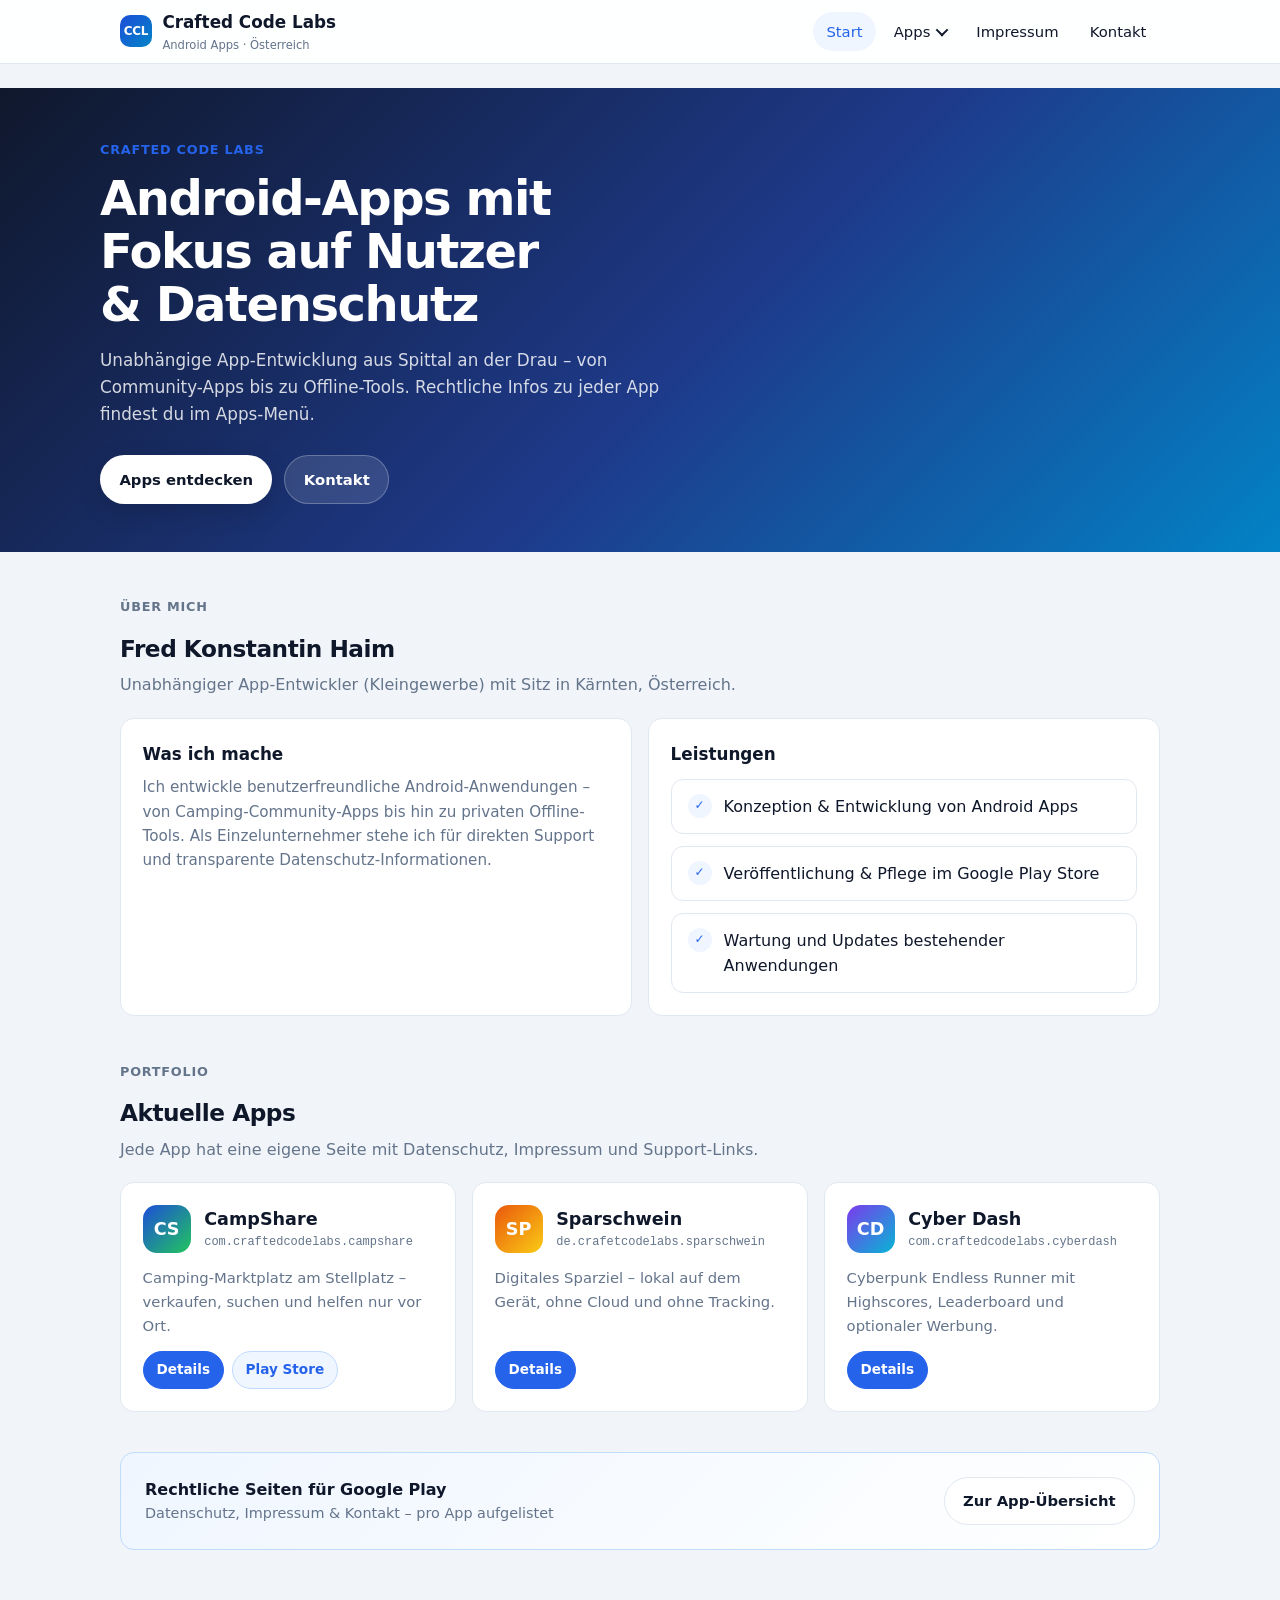
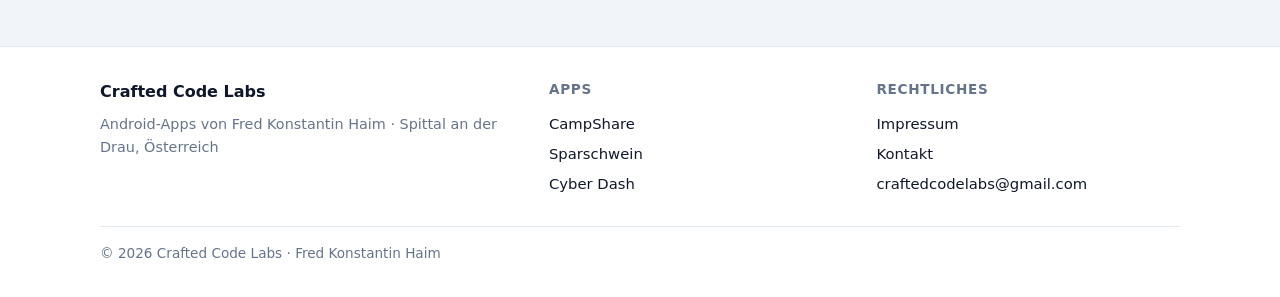
<file: index.html>
<!DOCTYPE html>
<html lang="de" data-base="">
<head>
  <meta charset="UTF-8">
  <meta name="viewport" content="width=device-width, initial-scale=1.0">
  <meta name="description" content="Crafted Code Labs – Android-Apps von Fred Konstantin Haim. CampShare, Sparschwein, Cyber Dash.">
  <title>Crafted Code Labs – Android App Entwicklung</title>
  <link rel="stylesheet" href="css/styles.css">
</head>
<body data-page="home">
  <div id="site-header"></div>

  <section class="hero-banner">
    <div class="inner">
      <p class="eyebrow">Crafted Code Labs</p>
      <h1>Android-Apps mit Fokus auf Nutzer &amp; Datenschutz</h1>
      <p class="lead">
        Unabhängige App-Entwicklung aus Spittal an der Drau – von Community-Apps
        bis zu Offline-Tools. Rechtliche Infos zu jeder App findest du im Apps-Menü.
      </p>
      <div class="hero-actions">
        <a class="btn btn-primary" href="apps/index.html">Apps entdecken</a>
        <a class="btn btn-secondary" href="kontakt.html">Kontakt</a>
      </div>
    </div>
  </section>

  <main>
    <section class="section">
      <div class="section-head">
        <p class="eyebrow">Über mich</p>
        <h2>Fred Konstantin Haim</h2>
        <p>Unabhängiger App-Entwickler (Kleingewerbe) mit Sitz in Kärnten, Österreich.</p>
      </div>
      <div class="grid-2">
        <div class="card">
          <h3>Was ich mache</h3>
          <p style="margin-top:0.5rem;">
            Ich entwickle benutzerfreundliche Android-Anwendungen – von Camping-Community-Apps
            bis hin zu privaten Offline-Tools. Als Einzelunternehmer stehe ich für direkten
            Support und transparente Datenschutz-Informationen.
          </p>
        </div>
        <div class="card">
          <h3>Leistungen</h3>
          <ul class="feature-list" style="margin-top:0.75rem;">
            <li>Konzeption &amp; Entwicklung von Android Apps</li>
            <li>Veröffentlichung &amp; Pflege im Google Play Store</li>
            <li>Wartung und Updates bestehender Anwendungen</li>
          </ul>
        </div>
      </div>
    </section>

    <section class="section">
      <div class="section-head">
        <p class="eyebrow">Portfolio</p>
        <h2>Aktuelle Apps</h2>
        <p>Jede App hat eine eigene Seite mit Datenschutz, Impressum und Support-Links.</p>
      </div>
      <div class="grid-3">
        <article class="app-card">
          <div class="app-card-top">
            <div class="app-icon campshare">CS</div>
            <div>
              <h3>CampShare</h3>
              <p class="package">com.craftedcodelabs.campshare</p>
            </div>
          </div>
          <p>Camping-Marktplatz am Stellplatz – verkaufen, suchen und helfen nur vor Ort.</p>
          <div class="app-links">
            <a class="primary" href="apps/campshare.html">Details</a>
            <a href="https://play.google.com/store/apps/details?id=com.craftedcodelabs.campshare" target="_blank" rel="noopener noreferrer">Play Store</a>
          </div>
        </article>
        <article class="app-card">
          <div class="app-card-top">
            <div class="app-icon sparschwein">SP</div>
            <div>
              <h3>Sparschwein</h3>
              <p class="package">de.crafetcodelabs.sparschwein</p>
            </div>
          </div>
          <p>Digitales Sparziel – lokal auf dem Gerät, ohne Cloud und ohne Tracking.</p>
          <div class="app-links">
            <a class="primary" href="apps/sparschwein.html">Details</a>
          </div>
        </article>
        <article class="app-card">
          <div class="app-card-top">
            <div class="app-icon cyberdash">CD</div>
            <div>
              <h3>Cyber Dash</h3>
              <p class="package">com.craftedcodelabs.cyberdash</p>
            </div>
          </div>
          <p>Cyberpunk Endless Runner mit Highscores, Leaderboard und optionaler Werbung.</p>
          <div class="app-links">
            <a class="primary" href="apps/cyberdash.html">Details</a>
          </div>
        </article>
      </div>
      <div class="cta-strip">
        <div>
          <strong>Rechtliche Seiten für Google Play</strong>
          <p class="meta">Datenschutz, Impressum &amp; Kontakt – pro App aufgelistet</p>
        </div>
        <a class="btn btn-outline" href="apps/index.html">Zur App-Übersicht</a>
      </div>
    </section>
  </main>

  <div id="site-footer"></div>
  <script src="js/site.js"></script>
</body>
</html>
</file>
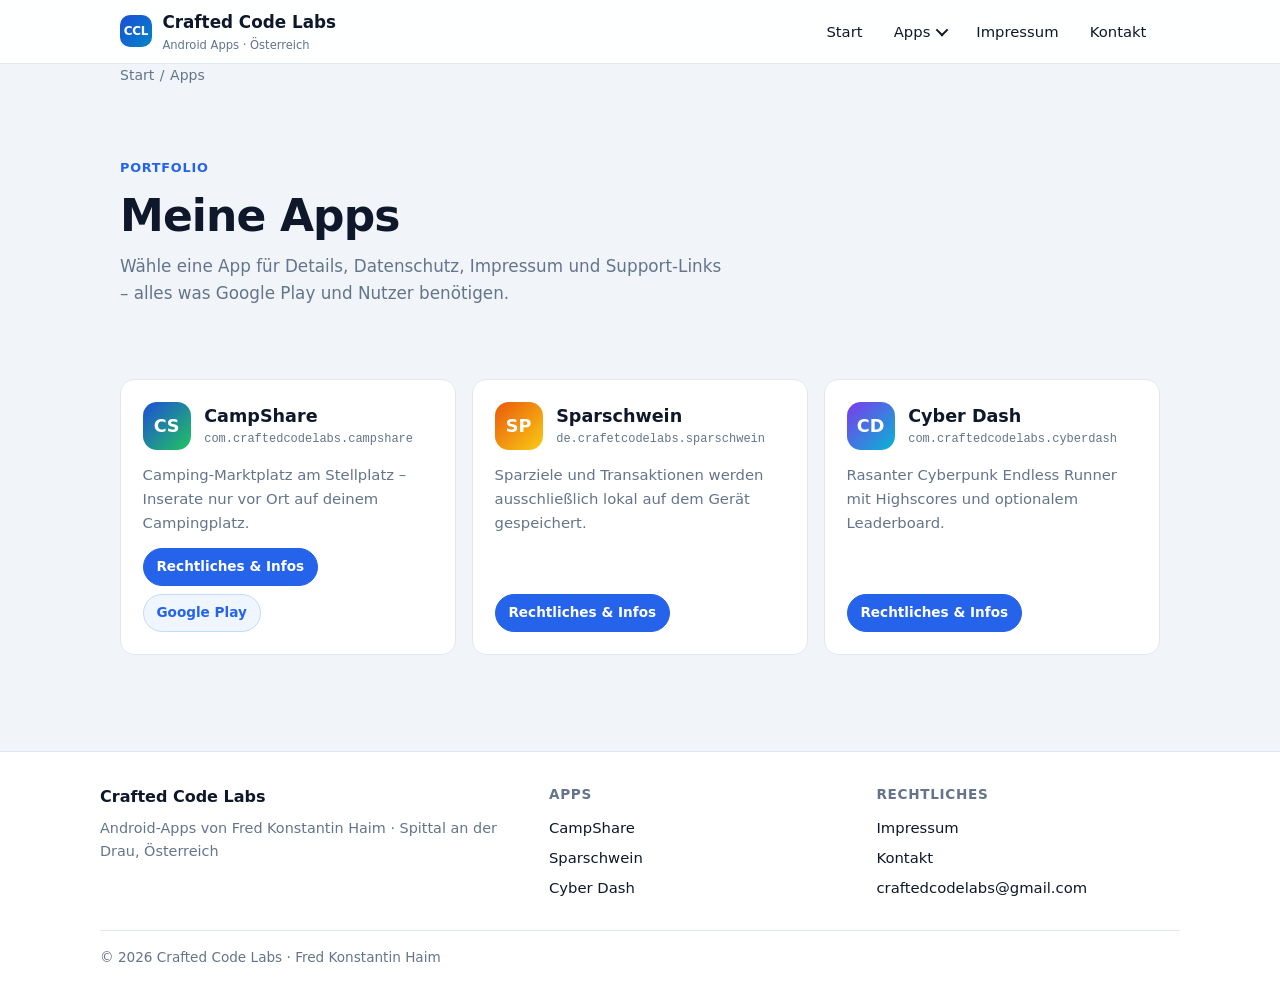
<file: apps/index.html>
<!DOCTYPE html>
<html lang="de" data-base="../">
<head>
  <meta charset="UTF-8">
  <meta name="viewport" content="width=device-width, initial-scale=1.0">
  <meta name="description" content="Alle Apps von Crafted Code Labs – CampShare, Sparschwein, Cyber Dash.">
  <title>Apps – Crafted Code Labs</title>
  <link rel="stylesheet" href="../css/styles.css">
</head>
<body data-page="apps">
  <div id="site-header"></div>

  <main>
    <nav class="breadcrumb" aria-label="Brotkrumen">
      <a href="../index.html">Start</a>
      <span>/</span>
      <span>Apps</span>
    </nav>

    <section class="page-hero">
      <p class="eyebrow">Portfolio</p>
      <h1>Meine Apps</h1>
      <p class="lead">
        Wähle eine App für Details, Datenschutz, Impressum und Support-Links –
        alles was Google Play und Nutzer benötigen.
      </p>
    </section>

    <section class="section">
      <div class="grid-3">
        <article class="app-card">
          <div class="app-card-top">
            <div class="app-icon campshare">CS</div>
            <div>
              <h3>CampShare</h3>
              <p class="package">com.craftedcodelabs.campshare</p>
            </div>
          </div>
          <p>Camping-Marktplatz am Stellplatz – Inserate nur vor Ort auf deinem Campingplatz.</p>
          <div class="app-links">
            <a class="primary" href="campshare.html">Rechtliches &amp; Infos</a>
            <a href="https://play.google.com/store/apps/details?id=com.craftedcodelabs.campshare" target="_blank" rel="noopener noreferrer">Google Play</a>
          </div>
        </article>

        <article class="app-card">
          <div class="app-card-top">
            <div class="app-icon sparschwein">SP</div>
            <div>
              <h3>Sparschwein</h3>
              <p class="package">de.crafetcodelabs.sparschwein</p>
            </div>
          </div>
          <p>Sparziele und Transaktionen werden ausschließlich lokal auf dem Gerät gespeichert.</p>
          <div class="app-links">
            <a class="primary" href="sparschwein.html">Rechtliches &amp; Infos</a>
          </div>
        </article>

        <article class="app-card">
          <div class="app-card-top">
            <div class="app-icon cyberdash">CD</div>
            <div>
              <h3>Cyber Dash</h3>
              <p class="package">com.craftedcodelabs.cyberdash</p>
            </div>
          </div>
          <p>Rasanter Cyberpunk Endless Runner mit Highscores und optionalem Leaderboard.</p>
          <div class="app-links">
            <a class="primary" href="cyberdash.html">Rechtliches &amp; Infos</a>
          </div>
        </article>
      </div>
    </section>
  </main>

  <div id="site-footer"></div>
  <script src="../js/site.js"></script>
</body>
</html>
</file>
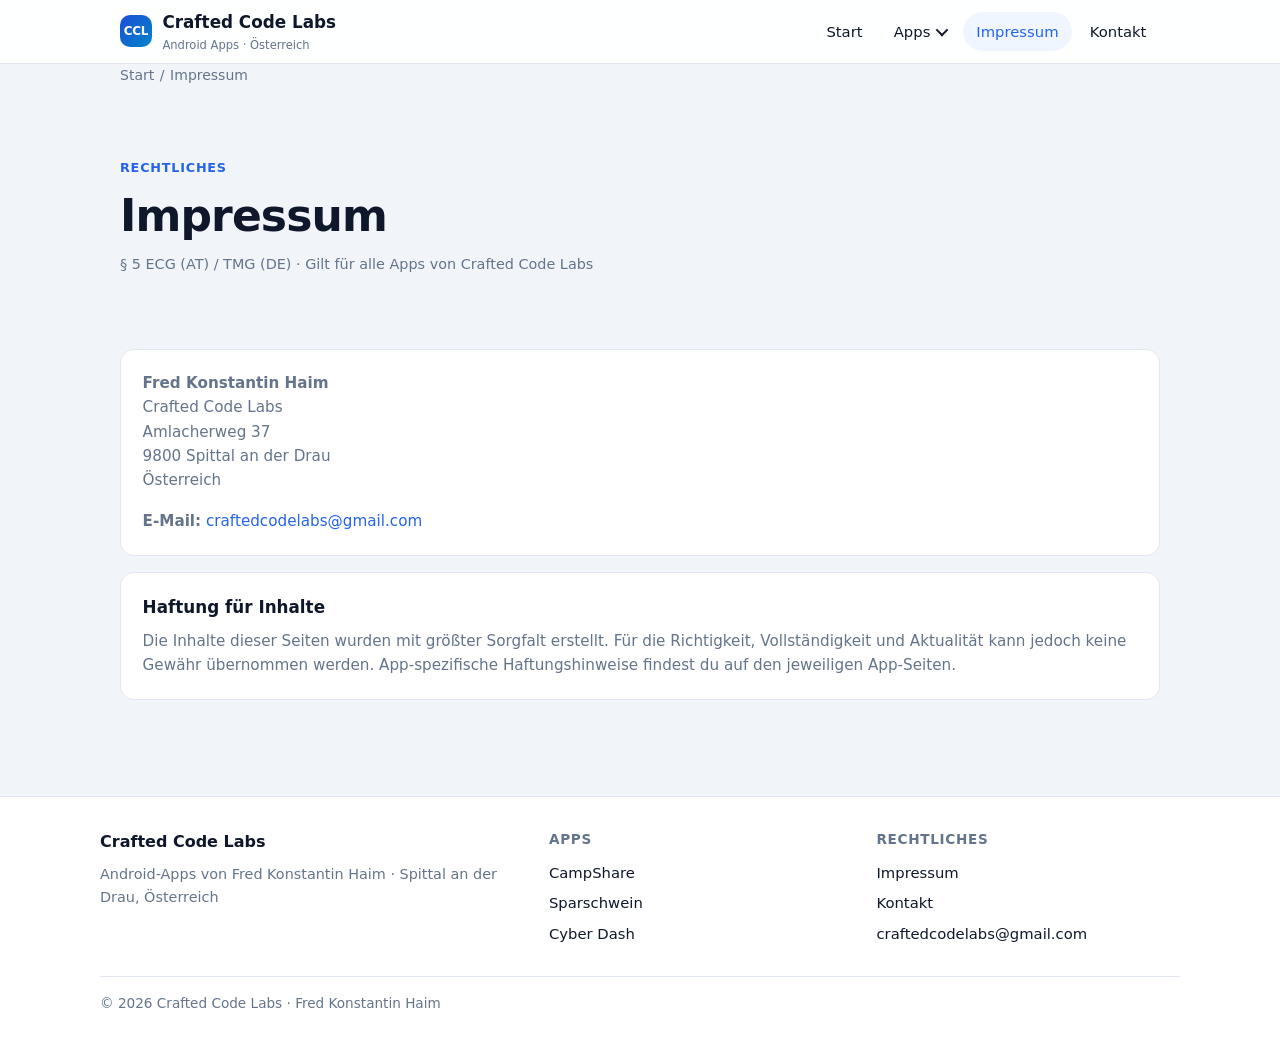
<file: impressum.html>
<!DOCTYPE html>
<html lang="de" data-base="">
<head>
  <meta charset="UTF-8">
  <meta name="viewport" content="width=device-width, initial-scale=1.0">
  <meta name="description" content="Impressum – Crafted Code Labs, Fred Konstantin Haim, Spittal an der Drau.">
  <title>Impressum – Crafted Code Labs</title>
  <link rel="stylesheet" href="css/styles.css">
</head>
<body data-page="impressum">
  <div id="site-header"></div>

  <main>
    <nav class="breadcrumb" aria-label="Brotkrumen">
      <a href="index.html">Start</a>
      <span>/</span>
      <span>Impressum</span>
    </nav>

    <section class="page-hero">
      <p class="eyebrow">Rechtliches</p>
      <h1>Impressum</h1>
      <p class="meta">§ 5 ECG (AT) / TMG (DE) · Gilt für alle Apps von Crafted Code Labs</p>
    </section>

    <section class="section">
      <div class="card">
        <p>
          <strong>Fred Konstantin Haim</strong><br>
          Crafted Code Labs<br>
          Amlacherweg 37<br>
          9800 Spittal an der Drau<br>
          Österreich
        </p>
        <p style="margin-top:1rem;">
          <strong>E-Mail:</strong>
          <a href="mailto:craftedcodelabs@gmail.com">craftedcodelabs@gmail.com</a>
        </p>
      </div>

      <div class="card" style="margin-top:1rem;">
        <h3>Haftung für Inhalte</h3>
        <p class="meta" style="margin-top:0.5rem;">
          Die Inhalte dieser Seiten wurden mit größter Sorgfalt erstellt. Für die Richtigkeit,
          Vollständigkeit und Aktualität kann jedoch keine Gewähr übernommen werden.
          App-spezifische Haftungshinweise findest du auf den jeweiligen App-Seiten.
        </p>
      </div>
    </section>
  </main>

  <div id="site-footer"></div>
  <script src="js/site.js"></script>
</body>
</html>
</file>
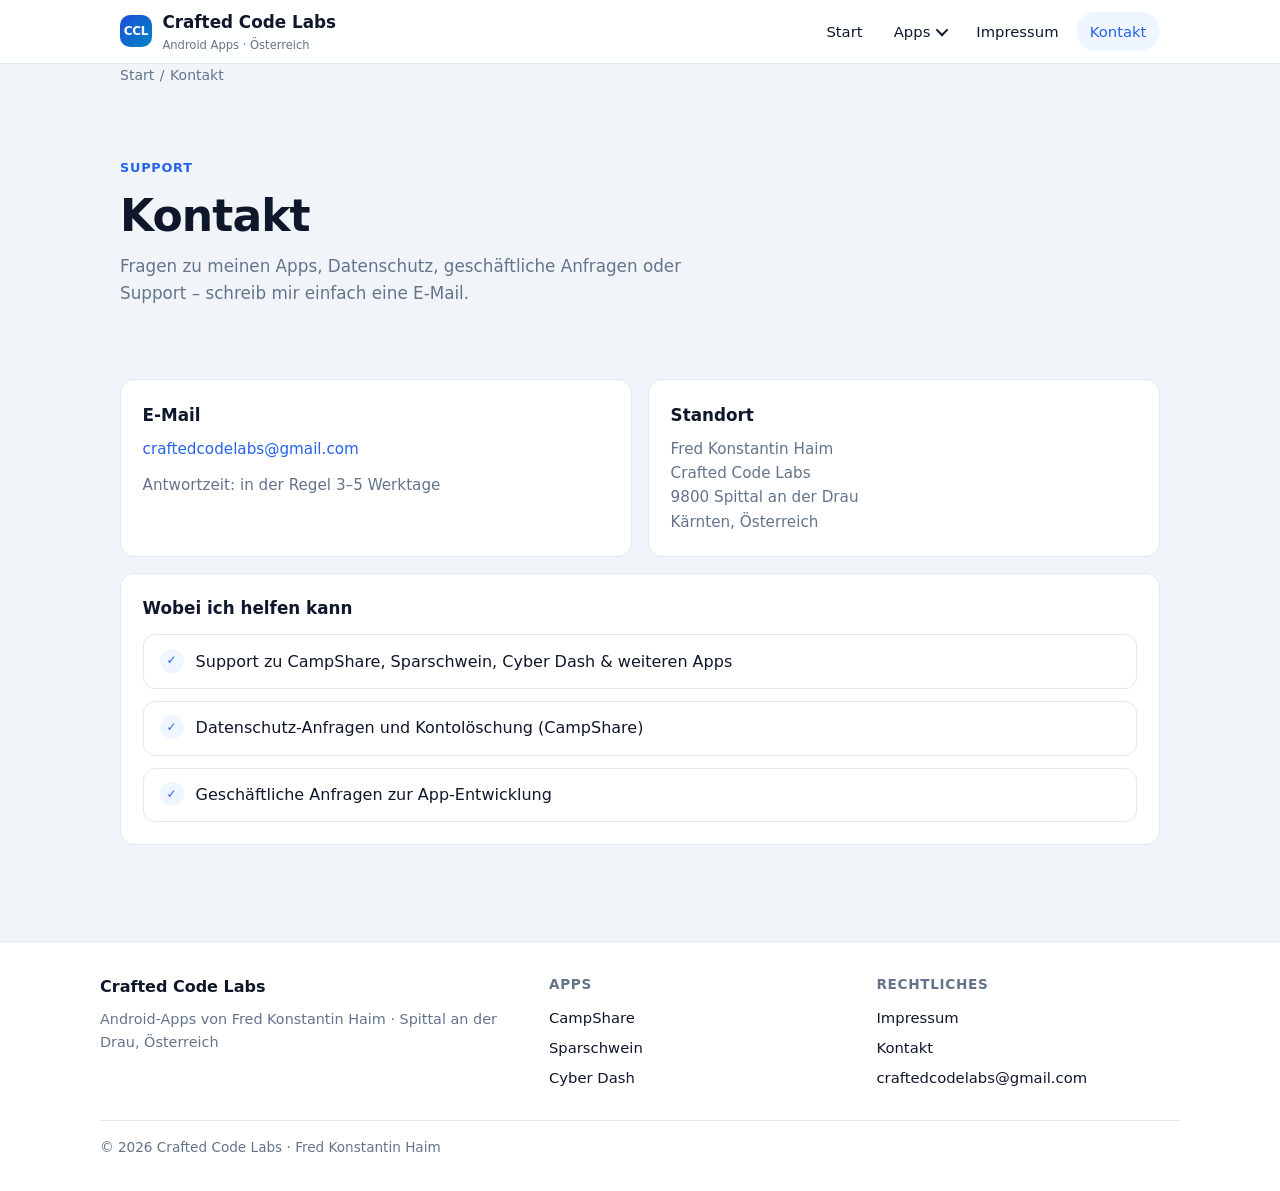
<file: kontakt.html>
<!DOCTYPE html>
<html lang="de" data-base="">
<head>
  <meta charset="UTF-8">
  <meta name="viewport" content="width=device-width, initial-scale=1.0">
  <meta name="description" content="Kontakt & Support – Crafted Code Labs, Fred Konstantin Haim.">
  <title>Kontakt – Crafted Code Labs</title>
  <link rel="stylesheet" href="css/styles.css">
</head>
<body data-page="kontakt">
  <div id="site-header"></div>

  <main>
    <nav class="breadcrumb" aria-label="Brotkrumen">
      <a href="index.html">Start</a>
      <span>/</span>
      <span>Kontakt</span>
    </nav>

    <section class="page-hero">
      <p class="eyebrow">Support</p>
      <h1>Kontakt</h1>
      <p class="lead">
        Fragen zu meinen Apps, Datenschutz, geschäftliche Anfragen oder Support –
        schreib mir einfach eine E-Mail.
      </p>
    </section>

    <section class="section">
      <div class="grid-2">
        <div class="card">
          <h3>E-Mail</h3>
          <p style="margin-top:0.5rem;">
            <a href="mailto:craftedcodelabs@gmail.com">craftedcodelabs@gmail.com</a>
          </p>
          <p class="meta" style="margin-top:0.75rem;">Antwortzeit: in der Regel 3–5 Werktage</p>
        </div>
        <div class="card">
          <h3>Standort</h3>
          <p style="margin-top:0.5rem;">
            Fred Konstantin Haim<br>
            Crafted Code Labs<br>
            9800 Spittal an der Drau<br>
            Kärnten, Österreich
          </p>
        </div>
      </div>

      <div class="card" style="margin-top:1rem;">
        <h3>Wobei ich helfen kann</h3>
        <ul class="feature-list" style="margin-top:0.75rem;">
          <li>Support zu CampShare, Sparschwein, Cyber Dash &amp; weiteren Apps</li>
          <li>Datenschutz-Anfragen und Kontolöschung (CampShare)</li>
          <li>Geschäftliche Anfragen zur App-Entwicklung</li>
        </ul>
      </div>
    </section>
  </main>

  <div id="site-footer"></div>
  <script src="js/site.js"></script>
</body>
</html>
</file>
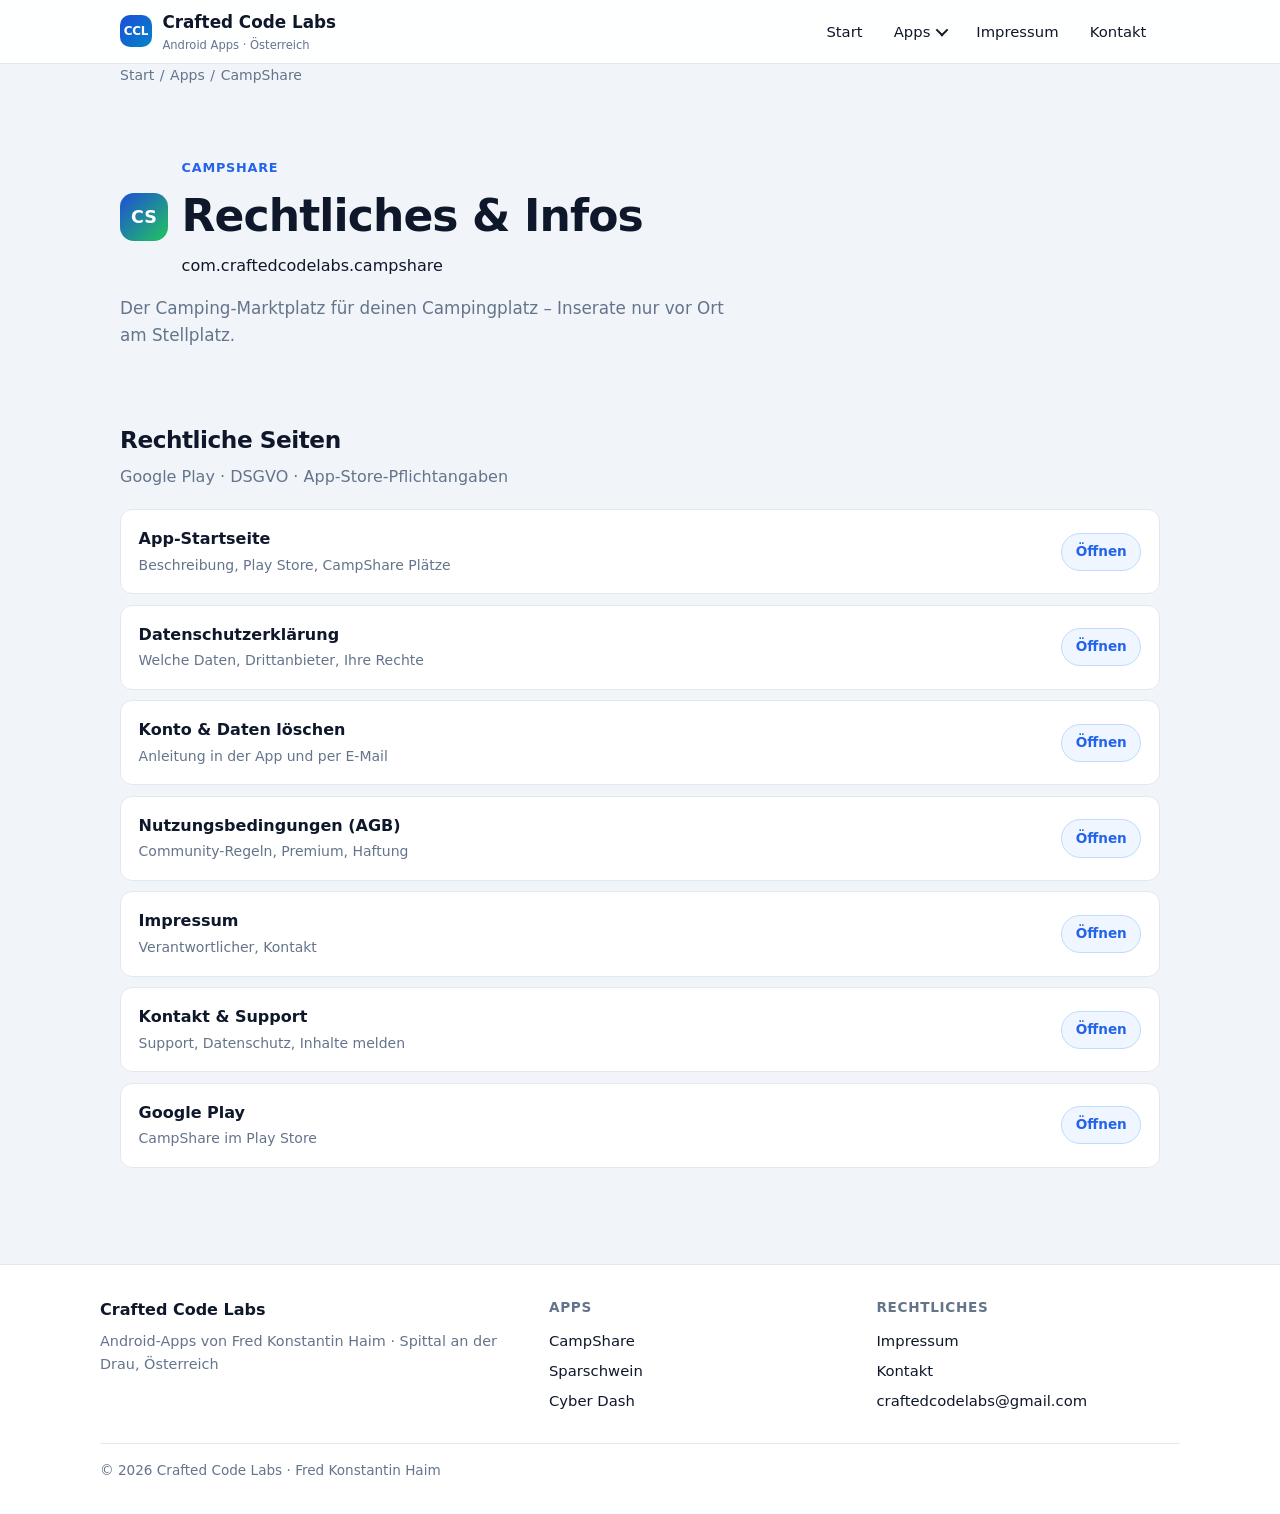
<file: apps/campshare.html>
<!DOCTYPE html>
<html lang="de" data-base="../">
<head>
  <meta charset="UTF-8">
  <meta name="viewport" content="width=device-width, initial-scale=1.0">
  <meta name="description" content="CampShare – Datenschutz, Impressum, AGB und Kontolöschung.">
  <title>CampShare – Rechtliches &amp; Infos</title>
  <link rel="stylesheet" href="../css/styles.css">
</head>
<body data-page="app-campshare">
  <div id="site-header"></div>

  <main>
    <nav class="breadcrumb" aria-label="Brotkrumen">
      <a href="../index.html">Start</a>
      <span>/</span>
      <a href="index.html">Apps</a>
      <span>/</span>
      <span>CampShare</span>
    </nav>

    <section class="page-hero">
      <div class="app-card-top">
        <div class="app-icon campshare">CS</div>
        <div>
          <p class="eyebrow">CampShare</p>
          <h1>Rechtliches &amp; Infos</h1>
          <p class="package">com.craftedcodelabs.campshare</p>
        </div>
      </div>
      <p class="lead" style="margin-top:1rem;">
        Der Camping-Marktplatz für deinen Campingplatz – Inserate nur vor Ort am Stellplatz.
      </p>
    </section>

    <section class="section">
      <div class="section-head">
        <h2>Rechtliche Seiten</h2>
        <p>Google Play · DSGVO · App-Store-Pflichtangaben</p>
      </div>

      <div class="legal-links">
        <div class="legal-link-row">
          <div>
            <strong>App-Startseite</strong><br>
            <span>Beschreibung, Play Store, CampShare Plätze</span>
          </div>
          <a class="btn-open" href="https://craftedcodelabs-ui.github.io/campshare-website/#start">Öffnen</a>
        </div>
        <div class="legal-link-row">
          <div>
            <strong>Datenschutzerklärung</strong><br>
            <span>Welche Daten, Drittanbieter, Ihre Rechte</span>
          </div>
          <a class="btn-open" href="https://craftedcodelabs-ui.github.io/campshare-website/#datenschutz">Öffnen</a>
        </div>
        <div class="legal-link-row">
          <div>
            <strong>Konto &amp; Daten löschen</strong><br>
            <span>Anleitung in der App und per E-Mail</span>
          </div>
          <a class="btn-open" href="https://craftedcodelabs-ui.github.io/campshare-website/#konto-loeschen">Öffnen</a>
        </div>
        <div class="legal-link-row">
          <div>
            <strong>Nutzungsbedingungen (AGB)</strong><br>
            <span>Community-Regeln, Premium, Haftung</span>
          </div>
          <a class="btn-open" href="https://craftedcodelabs-ui.github.io/campshare-website/#agb">Öffnen</a>
        </div>
        <div class="legal-link-row">
          <div>
            <strong>Impressum</strong><br>
            <span>Verantwortlicher, Kontakt</span>
          </div>
          <a class="btn-open" href="https://craftedcodelabs-ui.github.io/campshare-website/#impressum">Öffnen</a>
        </div>
        <div class="legal-link-row">
          <div>
            <strong>Kontakt &amp; Support</strong><br>
            <span>Support, Datenschutz, Inhalte melden</span>
          </div>
          <a class="btn-open" href="https://craftedcodelabs-ui.github.io/campshare-website/#kontakt">Öffnen</a>
        </div>
        <div class="legal-link-row">
          <div>
            <strong>Google Play</strong><br>
            <span>CampShare im Play Store</span>
          </div>
          <a class="btn-open" href="https://play.google.com/store/apps/details?id=com.craftedcodelabs.campshare" target="_blank" rel="noopener noreferrer">Öffnen</a>
        </div>
      </div>
    </section>
  </main>

  <div id="site-footer"></div>
  <script src="../js/site.js"></script>
</body>
</html>
</file>
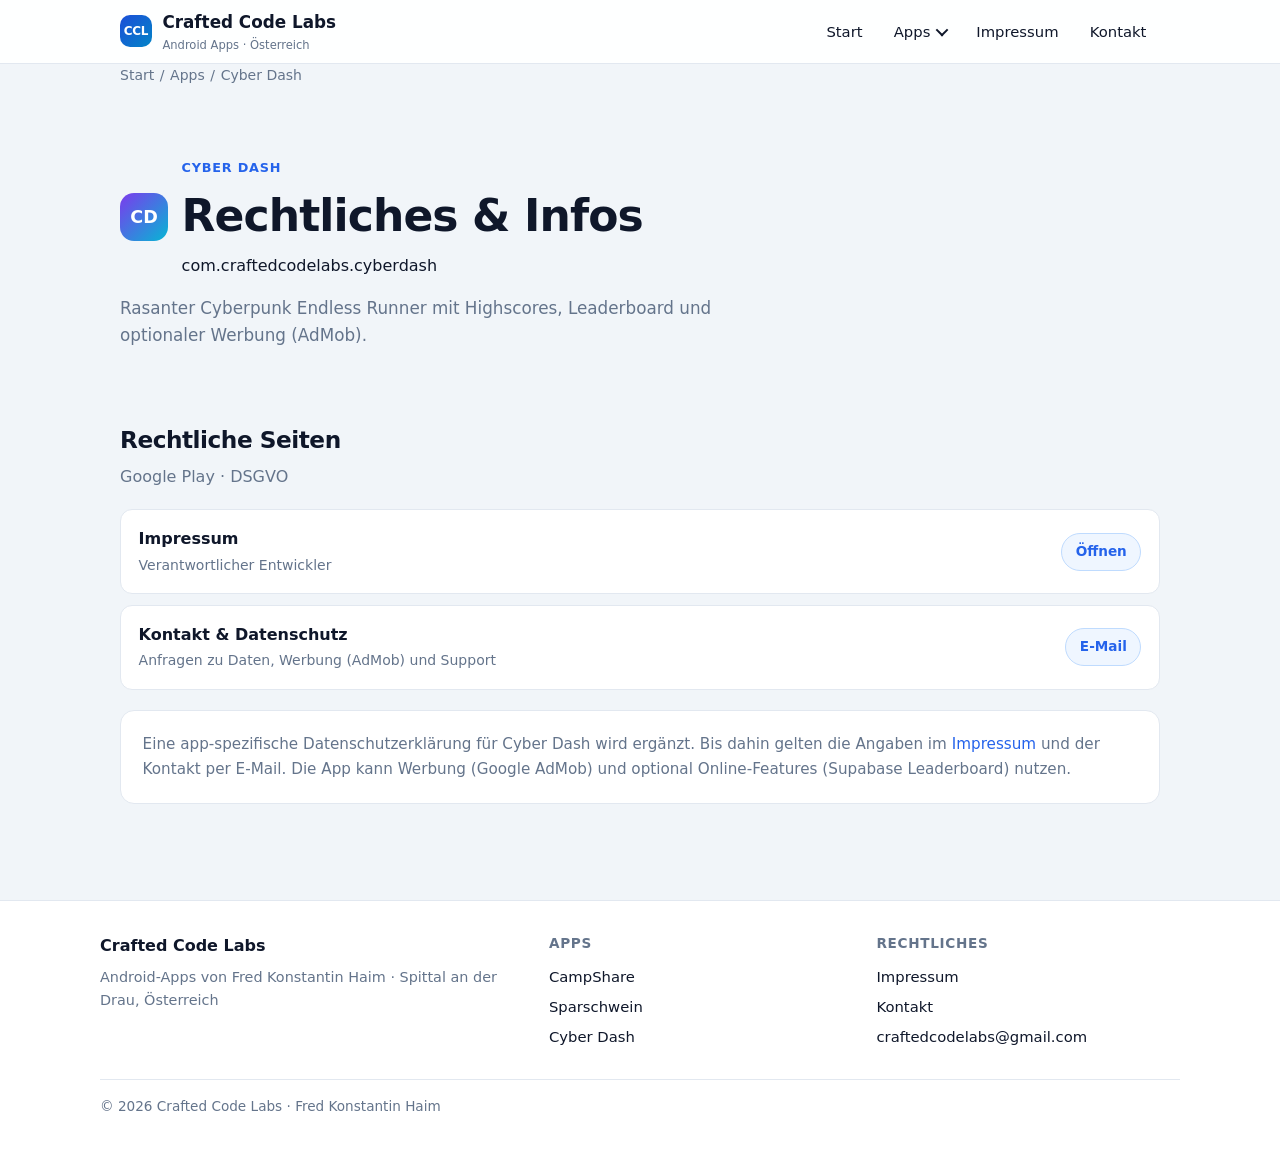
<file: apps/cyberdash.html>
<!DOCTYPE html>
<html lang="de" data-base="../">
<head>
  <meta charset="UTF-8">
  <meta name="viewport" content="width=device-width, initial-scale=1.0">
  <meta name="description" content="Cyber Dash – Impressum und Kontakt.">
  <title>Cyber Dash – Rechtliches &amp; Infos</title>
  <link rel="stylesheet" href="../css/styles.css">
</head>
<body data-page="app-cyberdash">
  <div id="site-header"></div>

  <main>
    <nav class="breadcrumb" aria-label="Brotkrumen">
      <a href="../index.html">Start</a>
      <span>/</span>
      <a href="index.html">Apps</a>
      <span>/</span>
      <span>Cyber Dash</span>
    </nav>

    <section class="page-hero">
      <div class="app-card-top">
        <div class="app-icon cyberdash">CD</div>
        <div>
          <p class="eyebrow">Cyber Dash</p>
          <h1>Rechtliches &amp; Infos</h1>
          <p class="package">com.craftedcodelabs.cyberdash</p>
        </div>
      </div>
      <p class="lead" style="margin-top:1rem;">
        Rasanter Cyberpunk Endless Runner mit Highscores, Leaderboard und optionaler Werbung (AdMob).
      </p>
    </section>

    <section class="section">
      <div class="section-head">
        <h2>Rechtliche Seiten</h2>
        <p>Google Play · DSGVO</p>
      </div>

      <div class="legal-links">
        <div class="legal-link-row">
          <div>
            <strong>Impressum</strong><br>
            <span>Verantwortlicher Entwickler</span>
          </div>
          <a class="btn-open" href="../impressum.html">Öffnen</a>
        </div>
        <div class="legal-link-row">
          <div>
            <strong>Kontakt &amp; Datenschutz</strong><br>
            <span>Anfragen zu Daten, Werbung (AdMob) und Support</span>
          </div>
          <a class="btn-open" href="mailto:craftedcodelabs@gmail.com">E-Mail</a>
        </div>
      </div>

      <div class="card" style="margin-top:1.25rem;">
        <p class="meta">
          Eine app-spezifische Datenschutzerklärung für Cyber Dash wird ergänzt.
          Bis dahin gelten die Angaben im <a href="../impressum.html">Impressum</a> und der Kontakt per E-Mail.
          Die App kann Werbung (Google AdMob) und optional Online-Features (Supabase Leaderboard) nutzen.
        </p>
      </div>
    </section>
  </main>

  <div id="site-footer"></div>
  <script src="../js/site.js"></script>
</body>
</html>
</file>
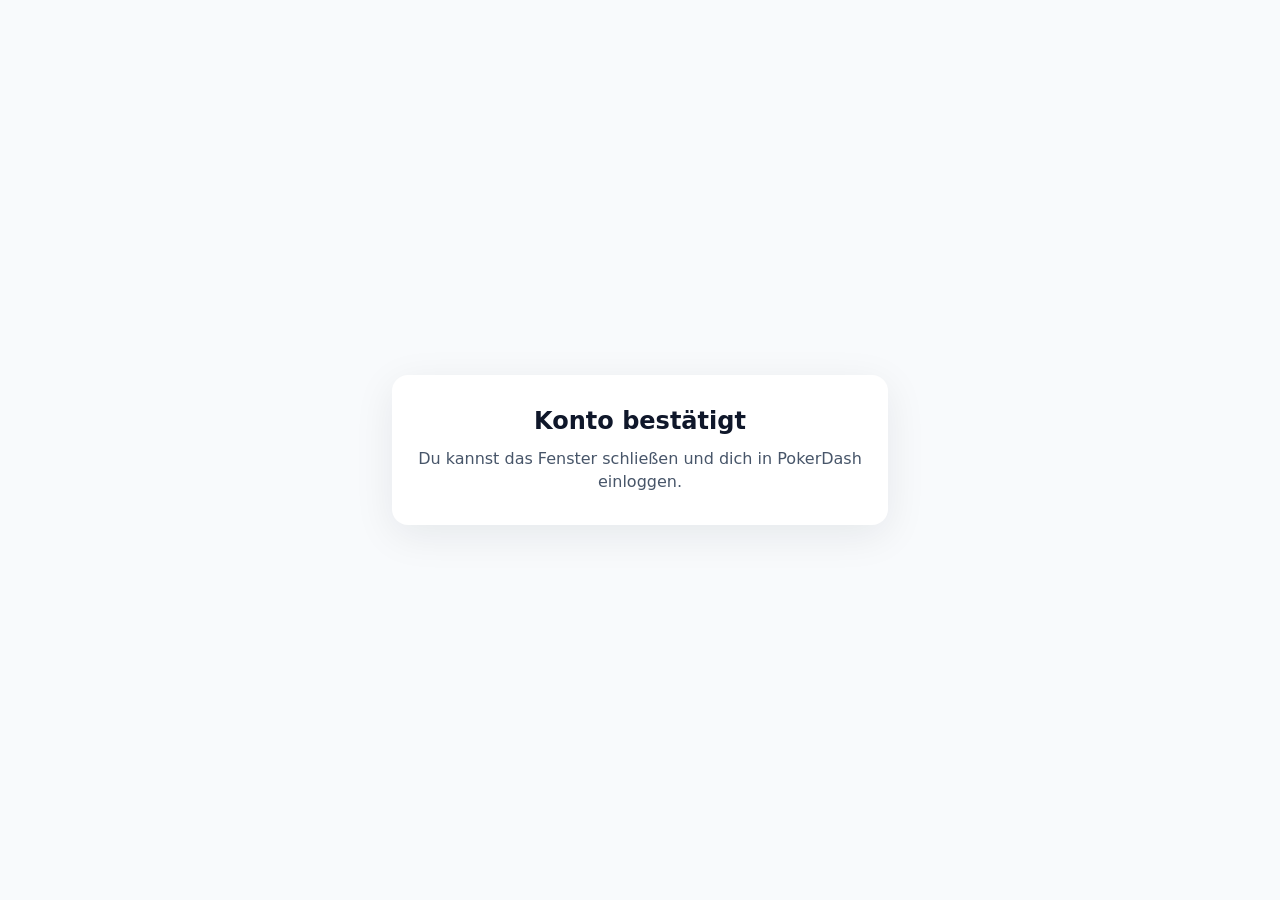
<file: apps/pokerdash-confirmed.html>
<!DOCTYPE html>
<html lang="de">
<head>
  <meta charset="utf-8">
  <meta name="viewport" content="width=device-width, initial-scale=1">
  <title>Konto bestätigt – PokerDash</title>
  <style>
    body {
      margin: 0;
      min-height: 100vh;
      display: grid;
      place-items: center;
      font-family: system-ui, sans-serif;
      background: #f8fafc;
      color: #0f172a;
    }
    main {
      width: min(28rem, calc(100% - 2rem));
      padding: 2rem 1.5rem;
      background: #fff;
      border-radius: 1rem;
      box-shadow: 0 10px 40px rgba(15, 23, 42, 0.08);
      text-align: center;
    }
    h1 { margin: 0 0 0.75rem; font-size: 1.5rem; }
    p { margin: 0; line-height: 1.45; color: #475569; }
  </style>
</head>
<body>
  <main>
    <h1>Konto bestätigt</h1>
    <p>Du kannst das Fenster schließen und dich in PokerDash einloggen.</p>
  </main>
</body>
</html>
</file>
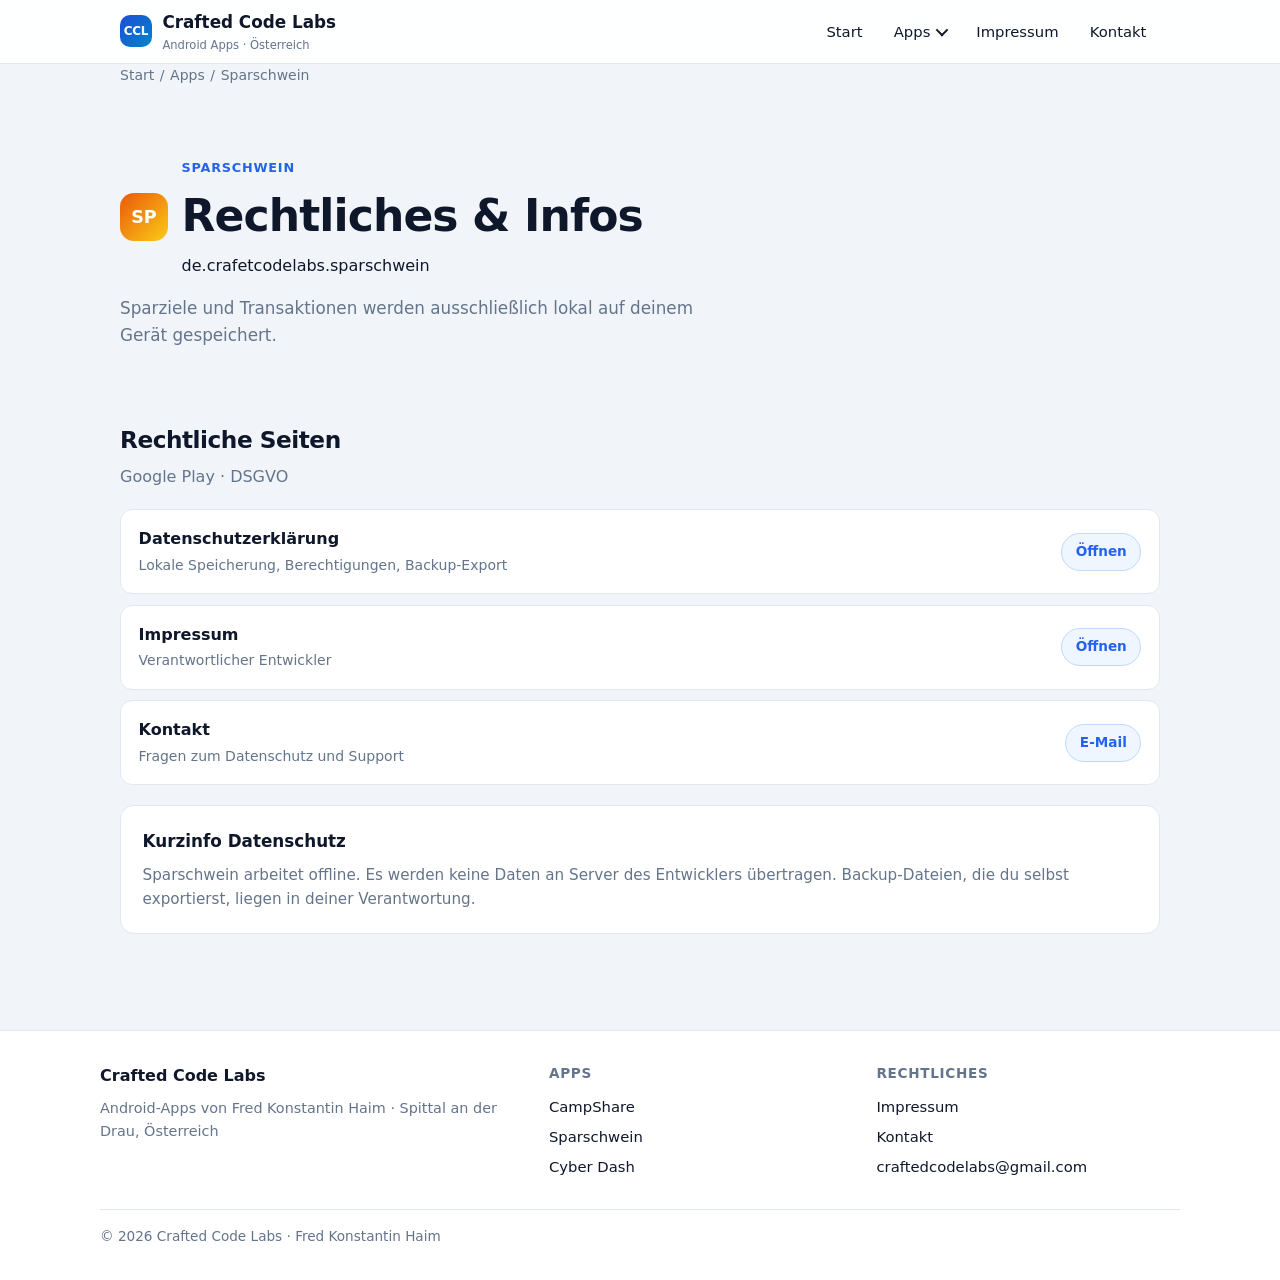
<file: apps/sparschwein.html>
<!DOCTYPE html>
<html lang="de" data-base="../">
<head>
  <meta charset="UTF-8">
  <meta name="viewport" content="width=device-width, initial-scale=1.0">
  <meta name="description" content="Sparschwein – Datenschutzerklärung und Impressum.">
  <title>Sparschwein – Rechtliches &amp; Infos</title>
  <link rel="stylesheet" href="../css/styles.css">
</head>
<body data-page="app-sparschwein">
  <div id="site-header"></div>

  <main>
    <nav class="breadcrumb" aria-label="Brotkrumen">
      <a href="../index.html">Start</a>
      <span>/</span>
      <a href="index.html">Apps</a>
      <span>/</span>
      <span>Sparschwein</span>
    </nav>

    <section class="page-hero">
      <div class="app-card-top">
        <div class="app-icon sparschwein">SP</div>
        <div>
          <p class="eyebrow">Sparschwein</p>
          <h1>Rechtliches &amp; Infos</h1>
          <p class="package">de.crafetcodelabs.sparschwein</p>
        </div>
      </div>
      <p class="lead" style="margin-top:1rem;">
        Sparziele und Transaktionen werden ausschließlich lokal auf deinem Gerät gespeichert.
      </p>
    </section>

    <section class="section">
      <div class="section-head">
        <h2>Rechtliche Seiten</h2>
        <p>Google Play · DSGVO</p>
      </div>

      <div class="legal-links">
        <div class="legal-link-row">
          <div>
            <strong>Datenschutzerklärung</strong><br>
            <span>Lokale Speicherung, Berechtigungen, Backup-Export</span>
          </div>
          <a class="btn-open" href="https://craftedcodelabs-ui.github.io/craftedcodelabs_privacy.github.io/">Öffnen</a>
        </div>
        <div class="legal-link-row">
          <div>
            <strong>Impressum</strong><br>
            <span>Verantwortlicher Entwickler</span>
          </div>
          <a class="btn-open" href="../impressum.html">Öffnen</a>
        </div>
        <div class="legal-link-row">
          <div>
            <strong>Kontakt</strong><br>
            <span>Fragen zum Datenschutz und Support</span>
          </div>
          <a class="btn-open" href="mailto:craftedcodelabs@gmail.com">E-Mail</a>
        </div>
      </div>

      <div class="card" style="margin-top:1.25rem;">
        <h3>Kurzinfo Datenschutz</h3>
        <p class="meta" style="margin-top:0.5rem;">
          Sparschwein arbeitet offline. Es werden keine Daten an Server des Entwicklers übertragen.
          Backup-Dateien, die du selbst exportierst, liegen in deiner Verantwortung.
        </p>
      </div>
    </section>
  </main>

  <div id="site-footer"></div>
  <script src="../js/site.js"></script>
</body>
</html>
</file>
<file: css/styles.css>
:root {
  --blue-dark: #0f172a;
  --blue: #1d4ed8;
  --cyan: #0284c7;
  --accent: #2563eb;
  --accent-soft: #eff6ff;
  --text: #0f172a;
  --muted: #64748b;
  --bg: #f1f5f9;
  --surface: #ffffff;
  --border: #e2e8f0;
  --header-h: 4rem;
  --max: 1080px;
  --radius: 14px;
  --shadow: 0 10px 40px rgba(15, 23, 42, 0.08);
}

* { box-sizing: border-box; margin: 0; padding: 0; }

html { scroll-behavior: smooth; }

body {
  font-family: "Segoe UI", system-ui, -apple-system, BlinkMacSystemFont, sans-serif;
  color: var(--text);
  background: var(--bg);
  line-height: 1.6;
  min-height: 100vh;
}

body.nav-open { overflow: hidden; }

a { color: var(--accent); text-decoration: none; }
a:hover { text-decoration: underline; }

img { max-width: 100%; display: block; }

/* ── Site header ── */
.site-header {
  position: sticky;
  top: 0;
  z-index: 100;
  height: var(--header-h);
  background: rgba(255, 255, 255, 0.92);
  backdrop-filter: blur(12px);
  border-bottom: 1px solid var(--border);
}

.header-inner {
  max-width: var(--max);
  margin: 0 auto;
  height: 100%;
  padding: 0 1.25rem;
  display: flex;
  align-items: center;
  justify-content: space-between;
  gap: 1rem;
}

.logo {
  display: flex;
  align-items: center;
  gap: 0.65rem;
  color: var(--text);
  text-decoration: none;
  font-weight: 700;
  font-size: 1.05rem;
  white-space: nowrap;
}

.logo:hover { text-decoration: none; }

.logo-mark {
  width: 2rem;
  height: 2rem;
  border-radius: 10px;
  background: linear-gradient(135deg, var(--blue), var(--cyan));
  color: #fff;
  display: grid;
  place-items: center;
  font-size: 0.75rem;
  font-weight: 800;
  letter-spacing: -0.02em;
}

.logo-text span {
  display: block;
  font-size: 0.72rem;
  font-weight: 500;
  color: var(--muted);
}

.menu-toggle {
  display: none;
  width: 2.75rem;
  height: 2.75rem;
  border: 1px solid var(--border);
  border-radius: 10px;
  background: var(--surface);
  cursor: pointer;
  align-items: center;
  justify-content: center;
  flex-direction: column;
  gap: 5px;
  padding: 0;
}

.menu-toggle span {
  display: block;
  width: 1.15rem;
  height: 2px;
  background: var(--text);
  border-radius: 999px;
  transition: transform 0.2s ease, opacity 0.2s ease;
}

.menu-toggle[aria-expanded="true"] span:nth-child(1) {
  transform: translateY(7px) rotate(45deg);
}

.menu-toggle[aria-expanded="true"] span:nth-child(2) { opacity: 0; }

.menu-toggle[aria-expanded="true"] span:nth-child(3) {
  transform: translateY(-7px) rotate(-45deg);
}

.site-nav {
  display: flex;
  align-items: center;
  gap: 0.25rem;
}

.site-nav > a,
.nav-dropdown > button {
  color: var(--text);
  font-size: 0.925rem;
  font-weight: 500;
  padding: 0.5rem 0.85rem;
  border-radius: 999px;
  text-decoration: none;
  border: none;
  background: transparent;
  cursor: pointer;
  font-family: inherit;
  display: inline-flex;
  align-items: center;
  gap: 0.35rem;
}

.site-nav > a:hover,
.nav-dropdown > button:hover,
.site-nav > a.active {
  background: var(--accent-soft);
  text-decoration: none;
  color: var(--accent);
}

.nav-dropdown { position: relative; }

.nav-dropdown > button::after {
  content: "";
  width: 0.45rem;
  height: 0.45rem;
  border-right: 2px solid currentColor;
  border-bottom: 2px solid currentColor;
  transform: rotate(45deg) translateY(-2px);
  transition: transform 0.2s ease;
}

.nav-dropdown.open > button::after {
  transform: rotate(-135deg) translateY(-1px);
}

.dropdown-panel {
  position: absolute;
  top: calc(100% + 0.5rem);
  right: 0;
  min-width: 15rem;
  background: var(--surface);
  border: 1px solid var(--border);
  border-radius: var(--radius);
  box-shadow: var(--shadow);
  padding: 0.5rem;
  display: none;
}

.nav-dropdown.open .dropdown-panel { display: block; }

.dropdown-panel a {
  display: block;
  padding: 0.65rem 0.85rem;
  border-radius: 10px;
  color: var(--text);
  font-size: 0.9rem;
  text-decoration: none;
}

.dropdown-panel a:hover {
  background: var(--accent-soft);
  text-decoration: none;
}

.dropdown-panel a small {
  display: block;
  color: var(--muted);
  font-size: 0.78rem;
  margin-top: 0.15rem;
}

.dropdown-divider {
  height: 1px;
  background: var(--border);
  margin: 0.35rem 0;
}

.nav-mobile-apps {
  display: none;
}

/* ── Main layout ── */
main {
  max-width: var(--max);
  margin: 0 auto;
  padding: 0 1.25rem 4rem;
}

.page-hero {
  padding: 3rem 0 2rem;
}

.page-hero.centered { text-align: center; }

.page-hero h1 {
  font-size: clamp(2rem, 5vw, 2.75rem);
  line-height: 1.15;
  letter-spacing: -0.02em;
  margin-bottom: 0.75rem;
}

.page-hero .lead {
  color: var(--muted);
  font-size: 1.05rem;
  max-width: 38rem;
}

.page-hero.centered .lead { margin: 0 auto; }

.eyebrow {
  display: inline-block;
  font-size: 0.8rem;
  font-weight: 600;
  letter-spacing: 0.06em;
  text-transform: uppercase;
  color: var(--accent);
  margin-bottom: 0.75rem;
}

.breadcrumb {
  display: flex;
  flex-wrap: wrap;
  gap: 0.35rem;
  align-items: center;
  font-size: 0.875rem;
  color: var(--muted);
  margin-bottom: 1.25rem;
}

.breadcrumb a { color: var(--muted); }
.breadcrumb a:hover { color: var(--accent); }

.section {
  margin-top: 2.5rem;
}

.section-head {
  margin-bottom: 1.25rem;
}

.section-head h2 {
  font-size: 1.45rem;
  letter-spacing: -0.02em;
}

.section-head p {
  color: var(--muted);
  margin-top: 0.35rem;
}

.grid-2 {
  display: grid;
  grid-template-columns: repeat(2, 1fr);
  gap: 1rem;
}

.grid-3 {
  display: grid;
  grid-template-columns: repeat(3, 1fr);
  gap: 1rem;
}

.card {
  background: var(--surface);
  border: 1px solid var(--border);
  border-radius: var(--radius);
  padding: 1.35rem;
}

.card h3 {
  font-size: 1.05rem;
  margin-bottom: 0.35rem;
}

.card p { color: var(--muted); font-size: 0.95rem; }

.hero-banner {
  margin: 1.5rem -1.25rem 0;
  padding: 3rem 1.25rem;
  background: linear-gradient(135deg, #0f172a 0%, #1e3a8a 55%, #0284c7 100%);
  color: #fff;
  border-radius: 0;
}

.hero-banner .inner {
  max-width: var(--max);
  margin: 0 auto;
}

.hero-banner h1 {
  font-size: clamp(2rem, 6vw, 3rem);
  line-height: 1.1;
  letter-spacing: -0.03em;
  max-width: 14ch;
}

.hero-banner .lead {
  color: rgba(255, 255, 255, 0.82);
  max-width: 36rem;
  margin-top: 1rem;
  font-size: 1.05rem;
}

.hero-actions {
  display: flex;
  flex-wrap: wrap;
  gap: 0.75rem;
  margin-top: 1.75rem;
}

.btn {
  display: inline-flex;
  align-items: center;
  justify-content: center;
  gap: 0.4rem;
  padding: 0.7rem 1.15rem;
  border-radius: 999px;
  font-weight: 600;
  font-size: 0.925rem;
  text-decoration: none;
  border: 1px solid transparent;
  transition: transform 0.15s ease, box-shadow 0.15s ease;
}

.btn:hover {
  text-decoration: none;
  transform: translateY(-1px);
}

.btn-primary {
  background: #fff;
  color: var(--blue-dark);
  box-shadow: 0 8px 24px rgba(0, 0, 0, 0.15);
}

.btn-secondary {
  background: rgba(255, 255, 255, 0.12);
  color: #fff;
  border-color: rgba(255, 255, 255, 0.25);
}

.btn-outline {
  background: var(--surface);
  color: var(--text);
  border-color: var(--border);
}

.btn-outline:hover { border-color: var(--accent); color: var(--accent); }

.feature-list {
  list-style: none;
  display: grid;
  gap: 0.75rem;
}

.feature-list li {
  display: flex;
  gap: 0.75rem;
  align-items: flex-start;
  padding: 0.85rem 1rem;
  background: var(--surface);
  border: 1px solid var(--border);
  border-radius: 12px;
}

.feature-list li::before {
  content: "✓";
  flex-shrink: 0;
  width: 1.5rem;
  height: 1.5rem;
  border-radius: 999px;
  background: var(--accent-soft);
  color: var(--accent);
  display: grid;
  place-items: center;
  font-size: 0.75rem;
  font-weight: 700;
}

.app-card {
  background: var(--surface);
  border: 1px solid var(--border);
  border-radius: var(--radius);
  padding: 1.35rem;
  display: flex;
  flex-direction: column;
  gap: 0.85rem;
  transition: box-shadow 0.2s ease, border-color 0.2s ease, transform 0.2s ease;
}

.app-card:hover {
  border-color: #93c5fd;
  box-shadow: var(--shadow);
  transform: translateY(-2px);
}

.app-card-top {
  display: flex;
  align-items: center;
  gap: 0.85rem;
}

.app-icon {
  width: 3rem;
  height: 3rem;
  border-radius: 14px;
  display: grid;
  place-items: center;
  font-weight: 800;
  font-size: 1.1rem;
  color: #fff;
  flex-shrink: 0;
}

.app-icon.campshare { background: linear-gradient(135deg, #1d4ed8, #22c55e); }
.app-icon.sparschwein { background: linear-gradient(135deg, #ea580c, #facc15); }
.app-icon.cyberdash { background: linear-gradient(135deg, #7c3aed, #06b6d4); }

.app-card h3 { font-size: 1.1rem; }

.app-card .package {
  font-size: 0.75rem;
  color: var(--muted);
  font-family: ui-monospace, Consolas, monospace;
}

.app-card p {
  color: var(--muted);
  font-size: 0.925rem;
  flex: 1;
}

.app-links {
  display: flex;
  flex-wrap: wrap;
  gap: 0.5rem;
}

.app-links a {
  font-size: 0.85rem;
  font-weight: 600;
  padding: 0.45rem 0.8rem;
  border-radius: 999px;
  background: var(--accent-soft);
  border: 1px solid #bfdbfe;
  text-decoration: none;
}

.app-links a:hover {
  background: #dbeafe;
  text-decoration: none;
}

.app-links a.primary {
  background: var(--accent);
  border-color: var(--accent);
  color: #fff;
}

.app-links a.primary:hover { background: var(--blue); }

.legal-links { display: grid; gap: 0.65rem; }

.legal-link-row {
  display: flex;
  align-items: center;
  justify-content: space-between;
  gap: 1rem;
  padding: 1rem 1.1rem;
  background: var(--surface);
  border: 1px solid var(--border);
  border-radius: 12px;
}

.legal-link-row span {
  color: var(--muted);
  font-size: 0.875rem;
}

.legal-link-row .btn-open {
  flex-shrink: 0;
  padding: 0.45rem 0.85rem;
  border-radius: 999px;
  background: var(--accent-soft);
  border: 1px solid #bfdbfe;
  font-size: 0.85rem;
  font-weight: 600;
  text-decoration: none;
  color: var(--accent);
}

.legal-link-row .btn-open:hover {
  background: #dbeafe;
  text-decoration: none;
}

.meta { color: var(--muted); font-size: 0.9rem; }

.cta-strip {
  margin-top: 2.5rem;
  padding: 1.5rem;
  border-radius: var(--radius);
  background: linear-gradient(135deg, var(--accent-soft), #fff);
  border: 1px solid #bfdbfe;
  display: flex;
  flex-wrap: wrap;
  align-items: center;
  justify-content: space-between;
  gap: 1rem;
}

/* ── Footer ── */
.site-footer {
  border-top: 1px solid var(--border);
  background: var(--surface);
  padding: 2rem 1.25rem;
  margin-top: 2rem;
}

.footer-inner {
  max-width: var(--max);
  margin: 0 auto;
  display: grid;
  grid-template-columns: 1.4fr 1fr 1fr;
  gap: 1.5rem;
}

.footer-brand p {
  color: var(--muted);
  font-size: 0.9rem;
  margin-top: 0.5rem;
}

.footer-col h4 {
  font-size: 0.85rem;
  text-transform: uppercase;
  letter-spacing: 0.05em;
  color: var(--muted);
  margin-bottom: 0.65rem;
}

.footer-col a {
  display: block;
  color: var(--text);
  font-size: 0.925rem;
  margin-bottom: 0.4rem;
  text-decoration: none;
}

.footer-col a:hover { color: var(--accent); }

.footer-bottom {
  max-width: var(--max);
  margin: 1.5rem auto 0;
  padding-top: 1rem;
  border-top: 1px solid var(--border);
  color: var(--muted);
  font-size: 0.85rem;
}

/* ── Mobile nav ── */
@media (max-width: 820px) {
  .menu-toggle { display: inline-flex; }

  .site-nav {
    position: fixed;
    inset: var(--header-h) 0 0 0;
    background: var(--surface);
    flex-direction: column;
    align-items: stretch;
    padding: 1rem 1.25rem 2rem;
    gap: 0.25rem;
    overflow-y: auto;
    transform: translateX(100%);
    transition: transform 0.25s ease;
    border-top: 1px solid var(--border);
  }

  .site-nav.open { transform: translateX(0); }

  .site-nav > a,
  .nav-dropdown > button {
    width: 100%;
    justify-content: space-between;
    border-radius: 12px;
    padding: 0.85rem 1rem;
  }

  .dropdown-panel {
    position: static;
    box-shadow: none;
    border: none;
    padding: 0 0 0.5rem 0.5rem;
    display: none;
  }

  .nav-dropdown.open .dropdown-panel { display: block; }

  .nav-mobile-apps { display: block; }

  .grid-2,
  .grid-3 { grid-template-columns: 1fr; }

  .footer-inner { grid-template-columns: 1fr; }

  .legal-link-row {
    flex-direction: column;
    align-items: flex-start;
  }
}

@media (min-width: 821px) {
  .nav-dropdown:hover .dropdown-panel,
  .nav-dropdown:focus-within .dropdown-panel {
    display: block;
  }
}
</file>
